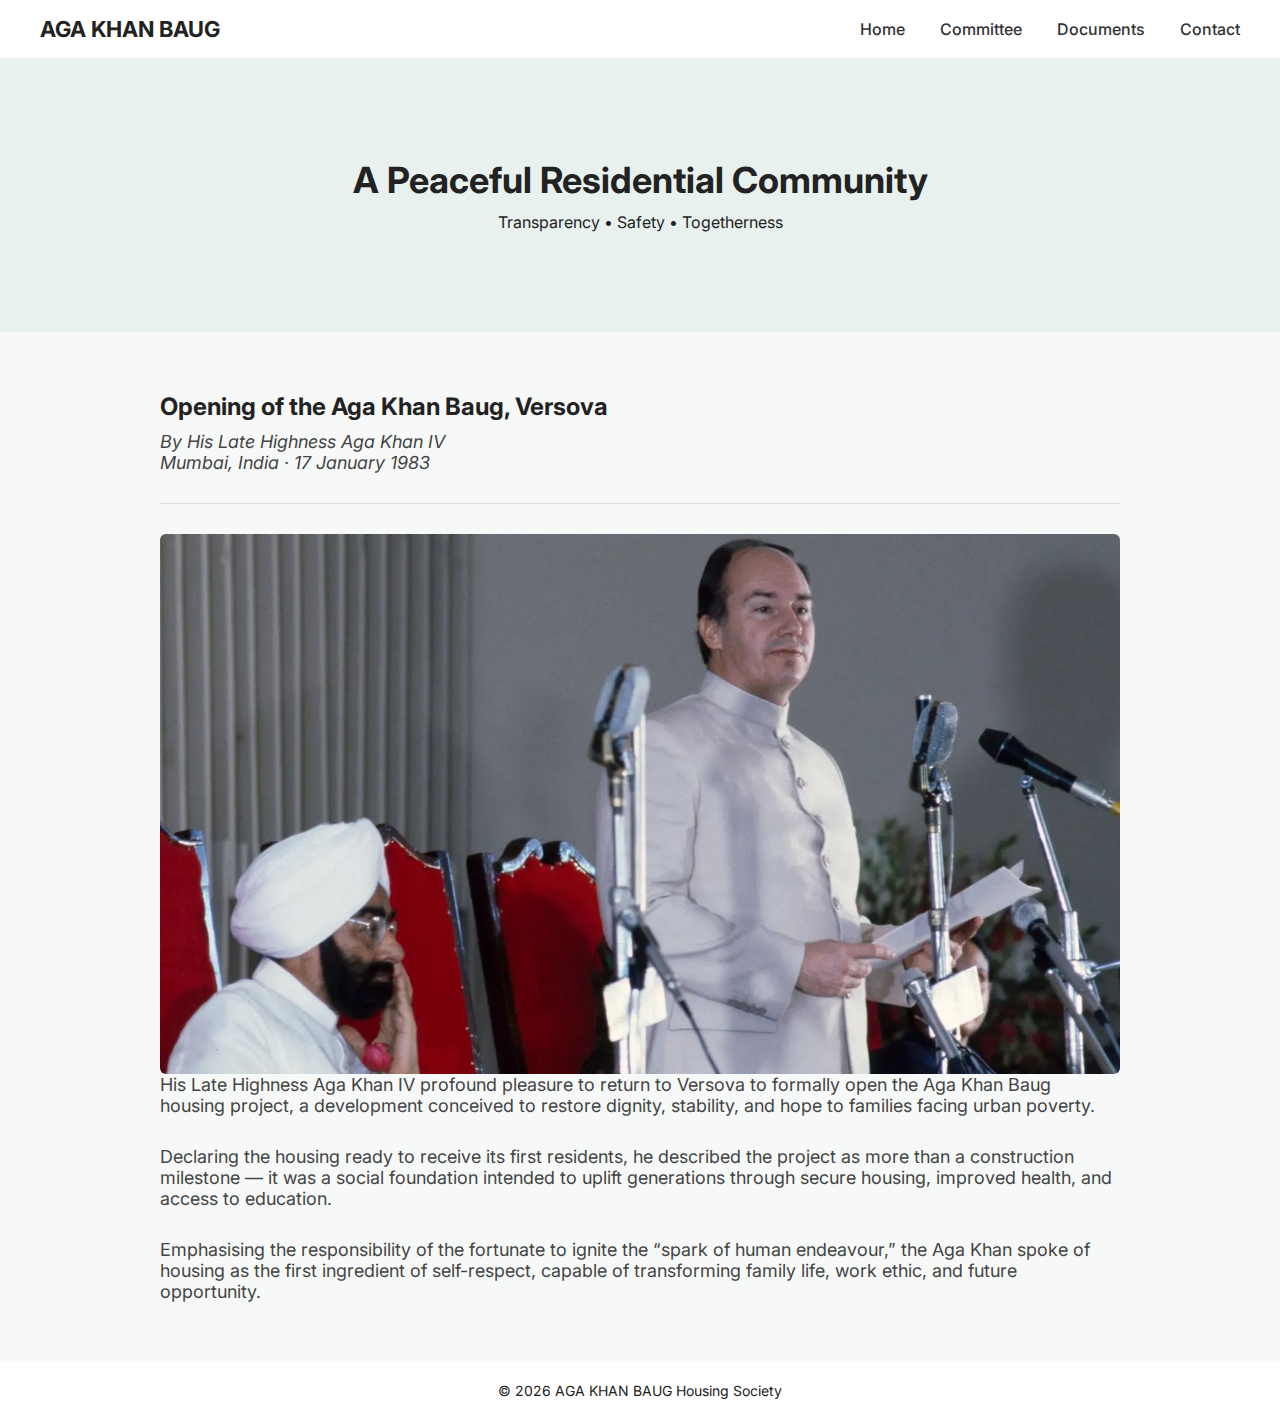
<file: index.html>
<!DOCTYPE html>
<html lang="en">
<head>
  <meta charset="UTF-8">
  <title>AGA KHAN BAUG</title>
  <meta name="viewport" content="width=device-width, initial-scale=1.0">
  <link rel="stylesheet" href="style.css">
</head>

<body>

<!-- ================= HEADER ================= -->
<header>
  <h1>AGA KHAN BAUG</h1>

  <nav>
    <a href="index.html">Home</a>
    <a href="committee.html">Committee</a>
    <a href="https://agakhanbaug.great-site.net/">Documents</a>
    <a href="contact.html">Contact</a>
  </nav>
</header>

<!-- ================= HERO ================= -->
<section class="hero">
  <h2>A Peaceful Residential Community</h2>
  <p>Transparency • Safety • Togetherness</p>
</section>

<!-- ================= SOCIETY STORY ================= -->
<section class="page-container society-story">

  <h2>Opening of the Aga Khan Baug, Versova</h2>

  <p class="since">
    By His Late Highness Aga Khan IV<br>
    Mumbai, India · 17 January 1983
  </p>

  <hr class="divider">

  <img
    src="images/highness-aga-khan-IV-opening.jpg"
    alt="His Late Highness Aga Khan IV at the opening of Aga Khan Baug, Versova, 1983"
    class="archive-image"
  >

  <p>
    His Late Highness Aga Khan IV profound pleasure to return to Versova
    to formally open the Aga Khan Baug housing project, a development conceived
    to restore dignity, stability, and hope to families facing urban poverty.
  </p>

  <p>
    Declaring the housing ready to receive its first residents, he described
    the project as more than a construction milestone — it was a social
    foundation intended to uplift generations through secure housing, improved
    health, and access to education.
  </p>

  <p>
    Emphasising the responsibility of the fortunate to ignite the “spark of
    human endeavour,” the Aga Khan spoke of housing as the first ingredient of
    self-respect, capable of transforming family life, work ethic, and future
    opportunity.
  </p>

  <!-- Optional future link -->
  <!--
  <a href="history.html" class="doc-button">
    Read the Full Address
  </a>
  -->

</section>

<!-- ================= FOOTER ================= -->
<footer>
  © 2026 AGA KHAN BAUG Housing Society
</footer>

</body>
</html>
</file>
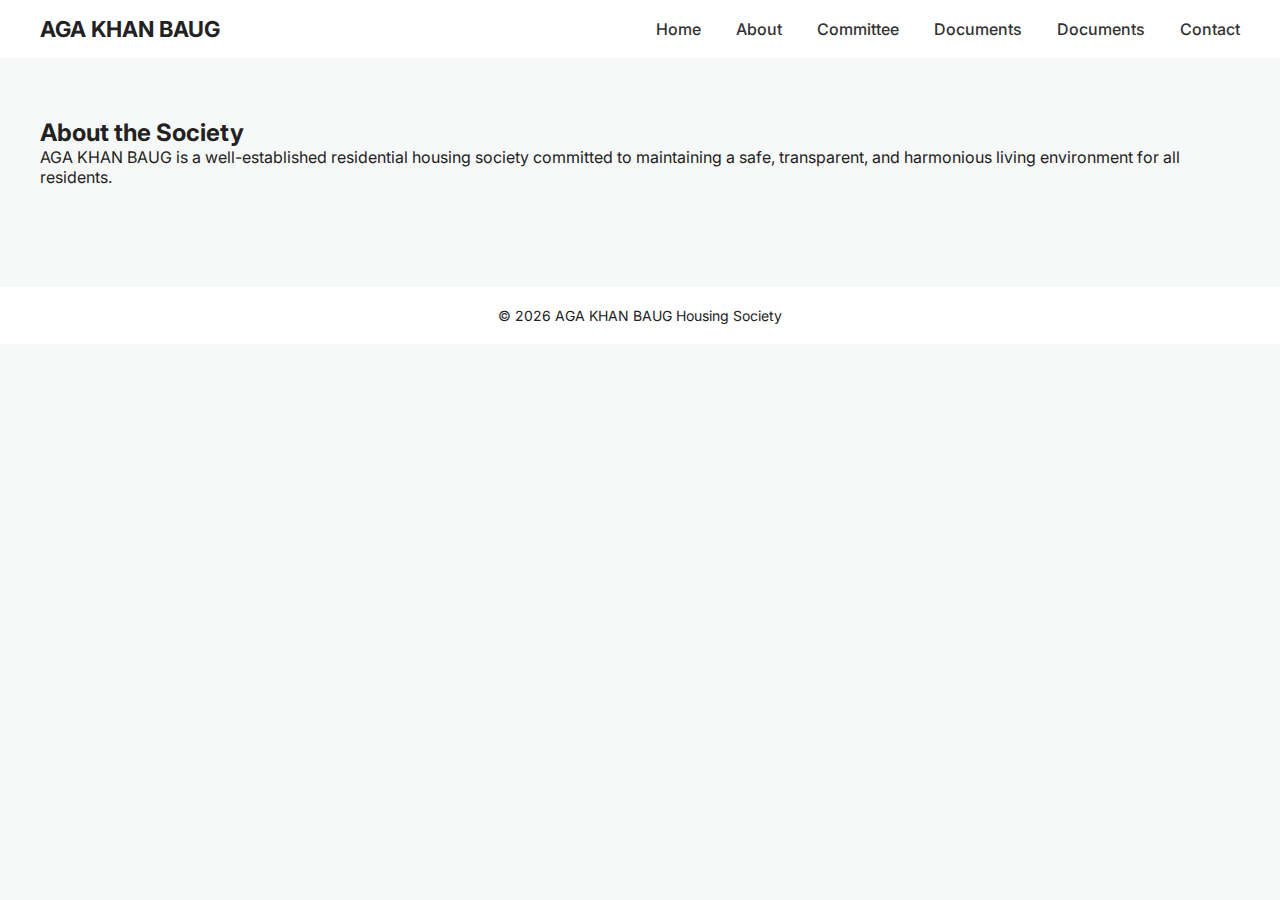
<file: about.html>
<!DOCTYPE html>
<html>
<head>
  <title>About | AGA KHAN BAUG</title>
  <link rel="stylesheet" href="style.css">
</head>
<body>

<header>
  <h1>AGA KHAN BAUG</h1>
  <nav>
    <a href="index.html">Home</a>
    <a href="about.html">About</a>
    <a href="committee.html">Committee</a>
    <a href="https://agakhanbaug.great-site.net/documents.php">Documents</a>


    <!-- Documents lives on InfinityFree -->
    <a href="https://agakhanbaug.great-site.net/documents.html"
       target="_blank">
       Documents
    </a>

    <a href="contact.html">Contact</a>
  </nav>
</header>

<section>
  <h2>About the Society</h2>
  <p>
    AGA KHAN BAUG is a well-established residential housing society
    committed to maintaining a safe, transparent, and harmonious
    living environment for all residents.
  </p>
</section>

<footer>© 2026 AGA KHAN BAUG Housing Society</footer>

</body>
</html>
</file>
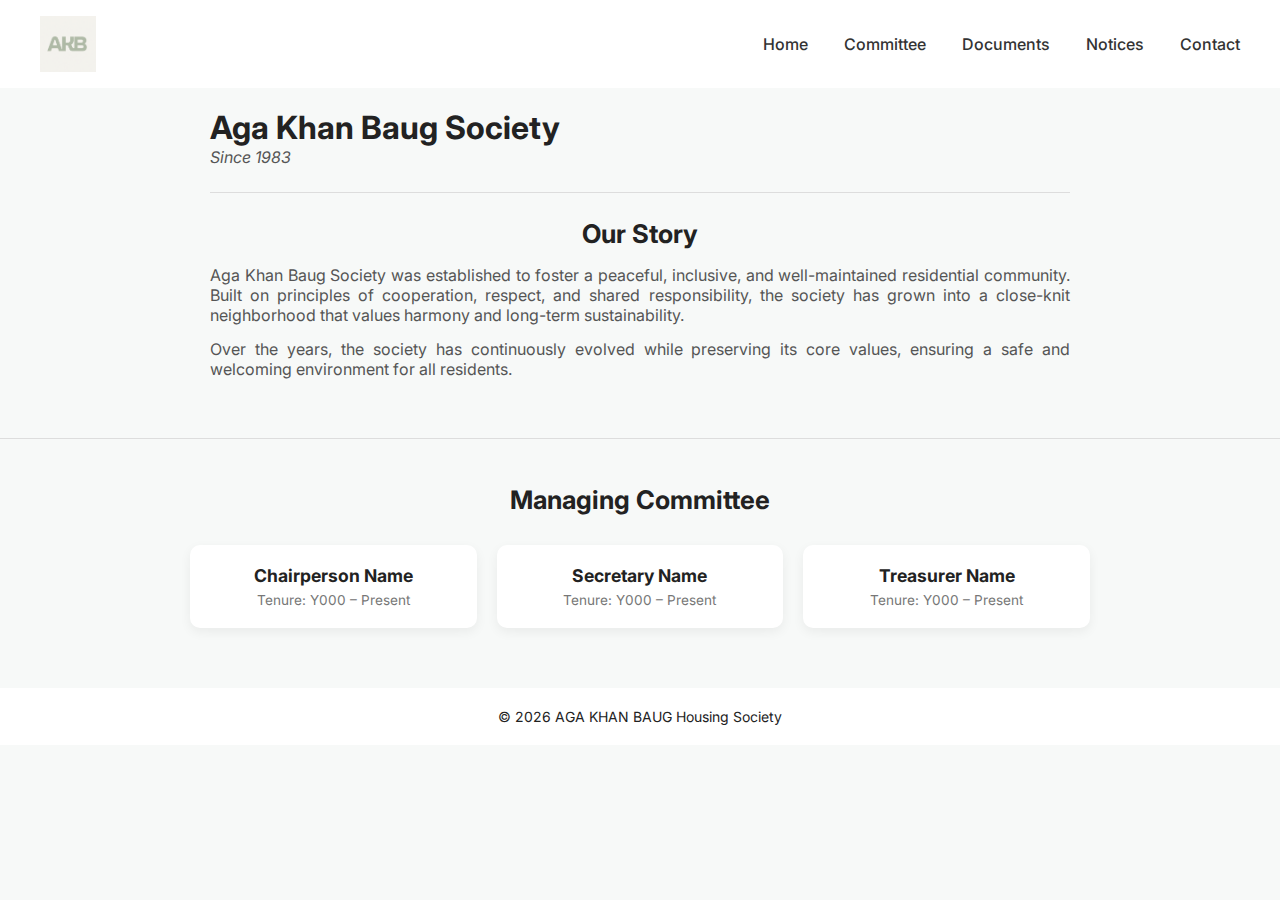
<file: committee.html>
<!DOCTYPE html>
<html>
<head>
  <meta charset="UTF-8">
  <!-- Mobile responsiveness -->
  <meta name="viewport" content="width=device-width, initial-scale=1.0">
   <!-- Main CSS -->
  <link rel="stylesheet" href="style.css">
  <!-- Favicon -->
<link rel="icon" type="image/png" sizes="32x32" href="images/AKB-LOGO.png">
<link rel="shortcut icon" href="favicon.ico">
  
</head>
<body>

<!-- ================= HEADER ================= -->
  <header>
    <div class="header-top">
    <div class="brand">
     <!-- Logo + Title -->
    <img src="images/AK.gif" alt="Aga Khan Baug Logo" class="logo">
    </div>
      <!-- Hamburger -->
     <div class="hamburger" onclick="toggleMenu()">☰</div>
    </div>
    
    <!-- Navigation -->
    <nav class="nav-links" id="navLinks">
      <a href="https://muhsina9.github.io/muhsina.github.io-aga-khan-baug-chs-ltd-/index.html">Home</a>
      <a href="https://muhsina9.github.io/muhsina.github.io-aga-khan-baug-chs-ltd-/committee.html">Committee</a>
      <a href="https://agakhanbaug.great-site.net/documents.php">Documents</a>
      <a href="https://agakhanbaug.great-site.net/notices.php">Notices</a>
      <a href="https://muhsina9.github.io/muhsina.github.io-aga-khan-baug-chs-ltd-/contact.html">Contact</a>
    </nav>

  </div>
</header>
  
  <!-- Society Story -->
  <section class="story-section">
    
    <h1>Aga Khan Baug Society</h1>
    <p class="since">Since 1983</p>
    <hr class="divider">

    <h2>Our Story</h2>
    <p>
      Aga Khan Baug Society was established to foster a peaceful,
      inclusive, and well-maintained residential community.
      Built on principles of cooperation, respect, and shared responsibility,
      the society has grown into a close-knit neighborhood that values
      harmony and long-term sustainability.
    </p>

    <p>
      Over the years, the society has continuously evolved while
      preserving its core values, ensuring a safe and welcoming
      environment for all residents.
    </p>
  </section>

  <hr class="divider">

  <!-- Leadership -->
  <section class="committee-section">
    <h2>Managing Committee</h2>

    <div class="committee-grid">
      <div class="member-card">
        <h3>Chairperson Name</h3>
        <p class="tenure">Tenure: Y000 – Present</p>
      </div>

      <div class="member-card">
        <h3>Secretary Name</h3>
        <p class="tenure">Tenure: Y000 – Present</p>
      </div>

      <div class="member-card">
        <h3>Treasurer Name</h3>
        <p class="tenure">Tenure: Y000 – Present</p>
      </div>
    </div>
  </section>


<footer>© 2026 AGA KHAN BAUG Housing Society</footer>
 <!-- ================= HAMBURGER SCRIPT ================= -->
<script>
function toggleMenu() {
  document.getElementById("navLinks").classList.toggle("show");
}
</script>


</body>
</html>
</file>
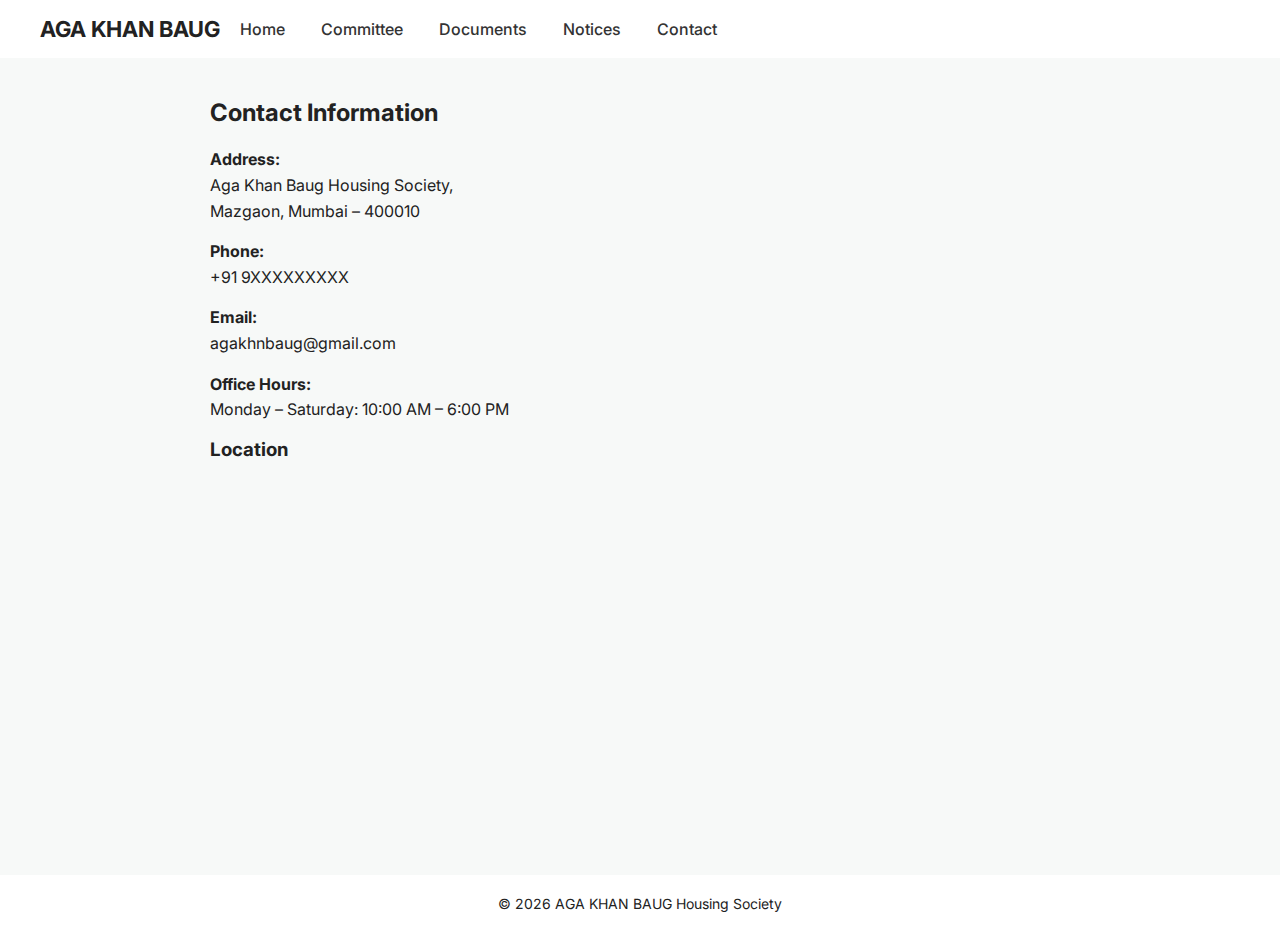
<file: contact.html>
<!DOCTYPE html>
<html lang="en">
<head>
  <meta charset="UTF-8">
  <meta name="viewport" content="width=device-width, initial-scale=1.0">
  <title>Contact | AGA KHAN BAUG</title>
  <link rel="stylesheet" href="style.css">
</head>
<body>

<header>
  <h1>AGA KHAN BAUG</h1>

  <nav class="navbar">
    <div class="hamburger" id="hamburger">☰</div>

    <div class="nav-links" id="navLinks">
      <a href="https://muhsina9.github.io/muhsina.github.io-aga-khan-baug-chs-ltd-/index.html">Home</a>
      <a href="https://muhsina9.github.io/muhsina.github.io-aga-khan-baug-chs-ltd-/committee.html">Committee</a>
      <a href="https://agakhanbaug.great-site.net/documents.php">Documents</a>
      <a href="https://agakhanbaug.great-site.net/notices.php">Notices</a>
      <a href="https://muhsina9.github.io/muhsina.github.io-aga-khan-baug-chs-ltd-/contact.html">Contact</a>
    </div>
  </nav>
</header>


<main class="contact-page">
  <h2>Contact Information</h2>

  <div class="contact-details">
    <p><strong>Address:</strong><br>
      Aga Khan Baug Housing Society,<br>
      Mazgaon, Mumbai – 400010
    </p>

    <p><strong>Phone:</strong><br>
      +91 9XXXXXXXXX
    </p>

    <p><strong>Email:</strong><br>
      agakhnbaug@gmail.com
    </p>

    <p><strong>Office Hours:</strong><br>
      Monday – Saturday: 10:00 AM – 6:00 PM
    </p>
  </div>

  <h3>Location</h3>

  <div class="map-container">
  <iframe
    src="https://www.google.com/maps/embed?pb=!1m18!1m12!1m3!1d15717.469593944003!2d72.81188357474413!3d19.138338364870204!2m3!1f0!2f0!3f0!3m2!1i1024!2i768!4f13.1!3m3!1m2!1s0x3be7b605773c94d1%3A0xaba11ca1d2c8c9c4!2sAga%20Khan%20Baug%2C%20Housing%20Society%2C%20Versova!5e0!3m2!1sen!2sin!4v1768807215049!5m2!1sen!2sin"
    width="100%"
    height="350"
    style="border:0;"
    allowfullscreen=""
    loading="lazy">
  </iframe>
</div>


</main>

<footer>
  © 2026 AGA KHAN BAUG Housing Society
</footer>

</body>
</html>
</file>
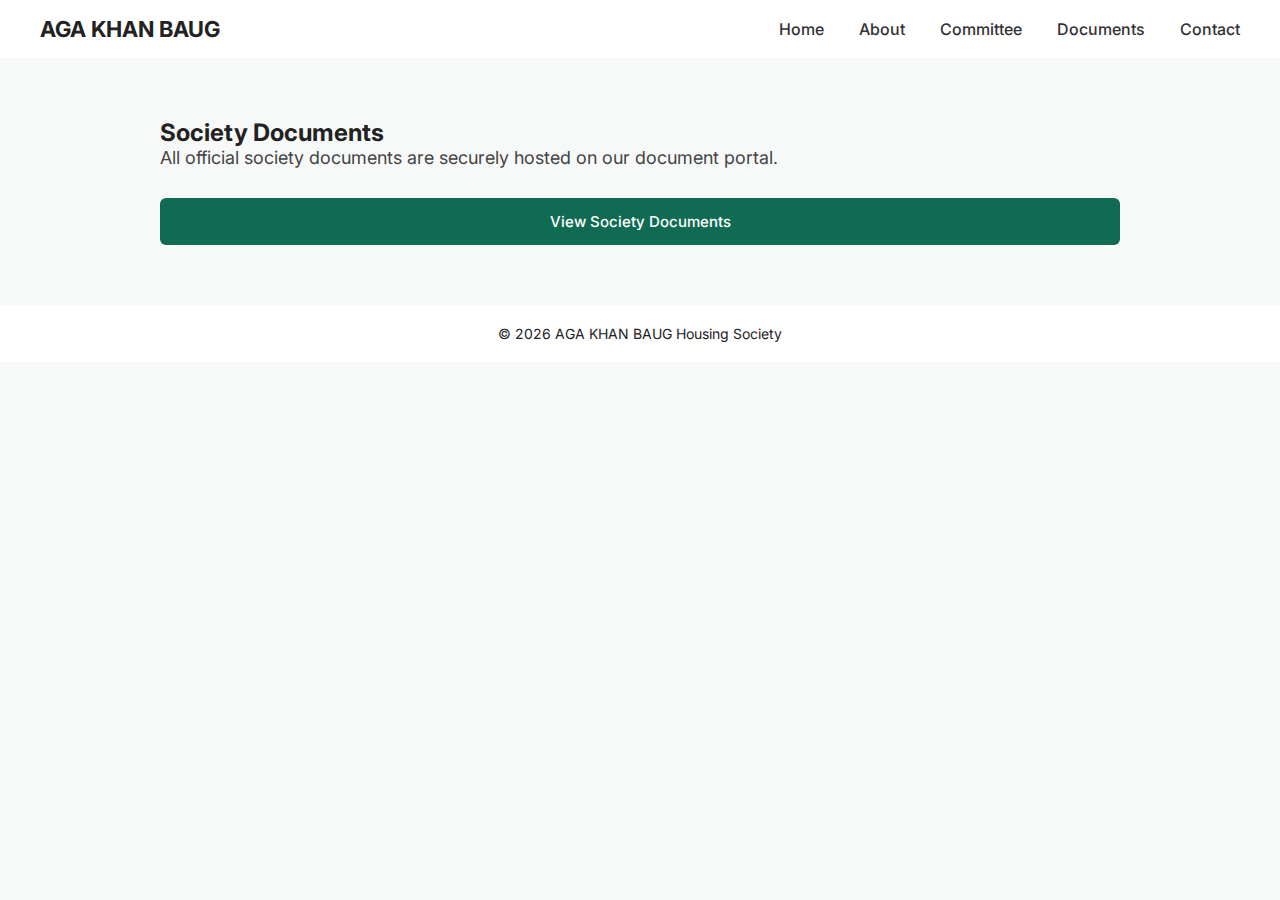
<file: documents.html>
<!DOCTYPE html>
<html lang="en">
<head>
  <meta charset="UTF-8">
  <title>Documents | Aga Khan Baug</title>
  <link rel="stylesheet" href="style.css">
</head>

<body>

<header>
  <h1>AGA KHAN BAUG</h1>
  <nav>
    <a href="index.html">Home</a>
    <a href="about.html">About</a>
    <a href="committee.html">Committee</a>
    <a href="documents.html" class="active">Documents</a>
    <a href="contact.html">Contact</a>
  </nav>
</header>

<main class="page-container">
  <h2>Society Documents</h2>

  <p>
    All official society documents are securely hosted on our document portal.
  </p>

  <a
    href="https://agakhanbaug.great-site.net/documents.php"
    target="_blank"
    class="doc-button"
  >
    View Society Documents
  </a>
</main>

<footer>
  © 2026 AGA KHAN BAUG Housing Society
</footer>

</body>
</html>
</file>
<file: style.css>
/* =========================
   FONT IMPORT
========================= */
@import url('https://fonts.googleapis.com/css2?family=Inter:wght@400;500;600&display=swap');

* {
  margin: 0;
  padding: 0;
  box-sizing: border-box;
  font-family: 'Inter', sans-serif;
}

body {
  background: #f7f9f8;
  color: #222;
}

/* header {
  display: flex;
  justify-content: space-between;
  align-items: center;
  padding: 20px 40px;
  background: #ffffff;
} */

.brand {
  display: flex;
  align-items: center;
  max-height: 60px;   /* 🔥 prevents tall images */
  overflow: hidden;  /* 🔥 trims excess */
}

.logo {
  height: 56px;          /* controls logo size */
  width: auto;           /* keeps proportions */
  max-height: 56px;      /* prevents vertical explosion */
  object-fit: contain;   /* keeps image inside bounds */
  display: block;
}
header {
  display: flex;
  align-items: center;
  justify-content: space-between;
  padding: 16px 40px;
  background: #ffffff;
  position: relative;
}

header h1 {
  font-size: 22px;
}

nav a {
  margin-left: 20px;
  text-decoration: none;
  color: #333;
  font-weight: 500;
}

nav {
    display: flex;
    gap: 15px;
    flex-wrap: wrap;
}

.navbar {
  display: flex;
  align-items: center;
  justify-content: space-between;
}

.nav-links {
  display: flex;
  gap: 16px;
}

.hamburger {
  display: none;
  font-size: 26px;
  cursor: pointer;
}
section {
  padding: 60px 40px;
}

.hero {
  background: #e8f1ee;
  text-align: center;
  padding: 100px 20px;
}

.hero h2 {
  font-size: 36px;
  margin-bottom: 10px;
}

.page-container {
  max-width: 900px;
  margin: auto;
  padding: 40px 20px;
}

.society-story h2 {
  margin-bottom: 10px;
}

.since {
  color: #666;
  font-style: italic;
  margin-bottom: 20px;
}

.divider {
  border: none;
  border-top: 1px solid #ddd;
  margin: 25px 0;
}

.archive-image {
  margin-top: 30px;
  max-width: 100%;
  border-radius: 6px;
}


ul {
  list-style: none;
  margin-top: 20px;
}

ul li {
  margin-bottom: 15px;
}

ul li a {
  color: #0b6b57;
  text-decoration: none;
  font-weight: 500;
}

/* Story */
.story-section {
  max-width: 900px;
  margin: auto;
  padding: 20px;
}

.story-section h2 {
  text-align: center;
  margin-bottom: 16px;
  font-size: 1.6rem;
}

.story-section p {
  margin-bottom: 14px;
  color: #555;
  text-align: justify;
}

/* Committee */
.committee-section {
  padding: 20px;
}

.committee-section h2 {
  text-align: center;
  margin-bottom: 30px;
  font-size: 1.6rem;
}

.committee-grid {
  display: grid;
  grid-template-columns: repeat(auto-fit, minmax(220px, 1fr));
  gap: 20px;
  max-width: 900px;
  margin: auto;
}

.member-card {
  background: #fff;
  padding: 20px;
  border-radius: 10px;
  text-align: center;
  box-shadow: 0 4px 12px rgba(0,0,0,0.06);
}

.member-card img {
  width: 90px;
  height: 90px;
  border-radius: 50%;
  object-fit: cover;
  margin-bottom: 12px;
}

.member-card h3 {
  font-size: 1.1rem;
  margin-bottom: 6px;
}

.tenure {
  font-size: 0.85rem;
  color: #777;
}

form {
  max-width: 500px;
  margin-top: 20px;
}

input, textarea, button {
  width: 100%;
  padding: 12px;
  margin-bottom: 15px;
  border-radius: 6px;
  border: 1px solid #ccc;
}

button {
  background: #0b6b57;
  color: white;
  border: none;
  cursor: pointer;
}

/* Page layout */
.page-container {
    max-width: 1000px;
    margin: 60px auto;
    padding: 0 20px;
}

/* Section heading */
.page-container h1 {
    font-size: 36px;
    margin-bottom: 10px;
}

/* Section description */
.page-container p {
    font-size: 18px;
    margin-bottom: 30px;
    color: #444;
}

/* Full-width document button */
.doc-button {
    display: block;
    width: 100%;
    text-align: center;
    padding: 14px 0;
    background-color: #0f6b52; /* matches PHP page */
    color: white;
    text-decoration: none;
    border-radius: 6px;
    font-size: 15px;
    font-weight: 500;
}

.doc-button:hover {
    background-color: #0c5944;
}

/* contact-page */
.contact-page {
  max-width: 900px;
  margin: 40px auto;
  padding: 0 20px;
}

.contact-page h2 {
  margin-bottom: 20px;
}

.contact-details p {
  margin-bottom: 15px;
  line-height: 1.6;
}

.map-container {
  margin-top: 20px;
  border-radius: 8px;
  overflow: hidden;
}

footer {
  background: white;
  text-align: center;
  padding: 20px;
  margin-top: 40px;
  font-size: 14px;
}

/* =========================
   RESPONSIVE + HAMBURGER NAV
========================= */

/* Base navbar structure (desktop-safe) */
.navbar {
  display: flex;
  align-items: center;
  justify-content: space-between;
  width: 100%;
}

.nav-links {
  display: flex;
  gap: 16px;
}

.hamburger {
  display: none;
  font-size: 26px;
  cursor: pointer;
}

@media (max-width: 768px) {
  header {
    flex-direction: column;
    align-items: flex-start;
    padding: 16px 20px;
  }

  .brand {
    width: 100%;
    justify-content: space-between;
  }

  .logo {
    height: 40px;        /* 🔑 THIS IS THE FIX */
    max-width: 160px;   /* prevents huge scaling */
  }

  header h1 {
    font-size: 16px;
    white-space: nowrap;
  }

  .hamburger {
    display: block;
    font-size: 24px;
    cursor: pointer;
  }

  nav {
    width: 100%;
  }

  .nav-links {
    display: none;
    flex-direction: column;
    width: 100%;
    margin-top: 12px;
  }

  .nav-links.show {
    display: flex;
  }

  .nav-links a {
    padding: 10px 0;
    font-size: 15px;
  }
}

/* =========================
   MOBILE CONTENT
========================= */
@media (max-width: 600px) {

  header {
    padding: 14px 20px;
  }

  .logo {
    height: 42px;
    max-height: 42px;
  }

  .hamburger {
    display: block;
    font-size: 24px;
    cursor: pointer;
  }

  .nav-links {
    display: none;
    flex-direction: column;
    width: 100%;
    margin-top: 12px;
  }

  .nav-links.show {
    display: flex;
  }

  header h1 {
    font-size: 18px;
  }

  .page-container {
    padding: 20px 16px;
    margin: 20px auto;
  }

  .page-title {
    font-size: 24px;
  }

  .page-subtitle {
    font-size: 14px;
  }

  .documents-list li {
    padding: 12px;
    font-size: 14px;
  }

  form {
    width: 100%;
  }

  button {
    font-size: 15px;
  }
}

/* =========================
   TABLETS & iPAD (portrait)
========================= */
@media (min-width: 601px) and (max-width: 900px) {

  header {
    padding: 20px 24px;
  }

  header h1 {
    font-size: 20px;
  }

  .page-container {
    padding: 24px;
    margin: 30px auto;
  }

  .page-title {
    font-size: 28px;
  }

  .documents-list li {
    padding: 14px 16px;
  }
}

/* =========================
   iPAD LANDSCAPE & SMALL LAPTOPS
========================= */
@media (min-width: 901px) and (max-width: 1200px) {
  .page-container {
    max-width: 85%;
  }
}
/* =========================
   HEADER STABILITY & POLISH
========================= */

/* Ensure header content stays aligned */
header {
  width: 100%;
}

header h1 {
  line-height: 1.2;
  white-space: nowrap;
}

/* Improve nav link interaction */
nav a:hover {
  color: #0b6b57;
}

nav a:focus-visible {
  outline: 2px solid #0b6b57;
  outline-offset: 3px;
  border-radius: 4px;
}

/* =========================
   HAMBURGER USABILITY
========================= */
.hamburger {
  padding: 6px 10px;
  border-radius: 6px;
  user-select: none;
}

.hamburger:hover {
  background: #f0f4f2;
}

/* =========================
   MOBILE MENU POLISH
========================= */
@media (max-width: 768px) {

  .nav-links a {
    padding: 10px 4px;
  }

  .nav-links a:last-child {
    border-bottom: none;
  }
}

/* =========================
   IMAGE SAFETY
========================= */
img {
  max-width: 100%;
  height: auto;
  display: block;
}

/* =========================
   BUTTON ACCESSIBILITY
========================= */
button:hover {
  background-color: #0c5944;
}

button:focus-visible {
  outline: 2px solid #0b6b57;
  outline-offset: 3px;
}
</file>
